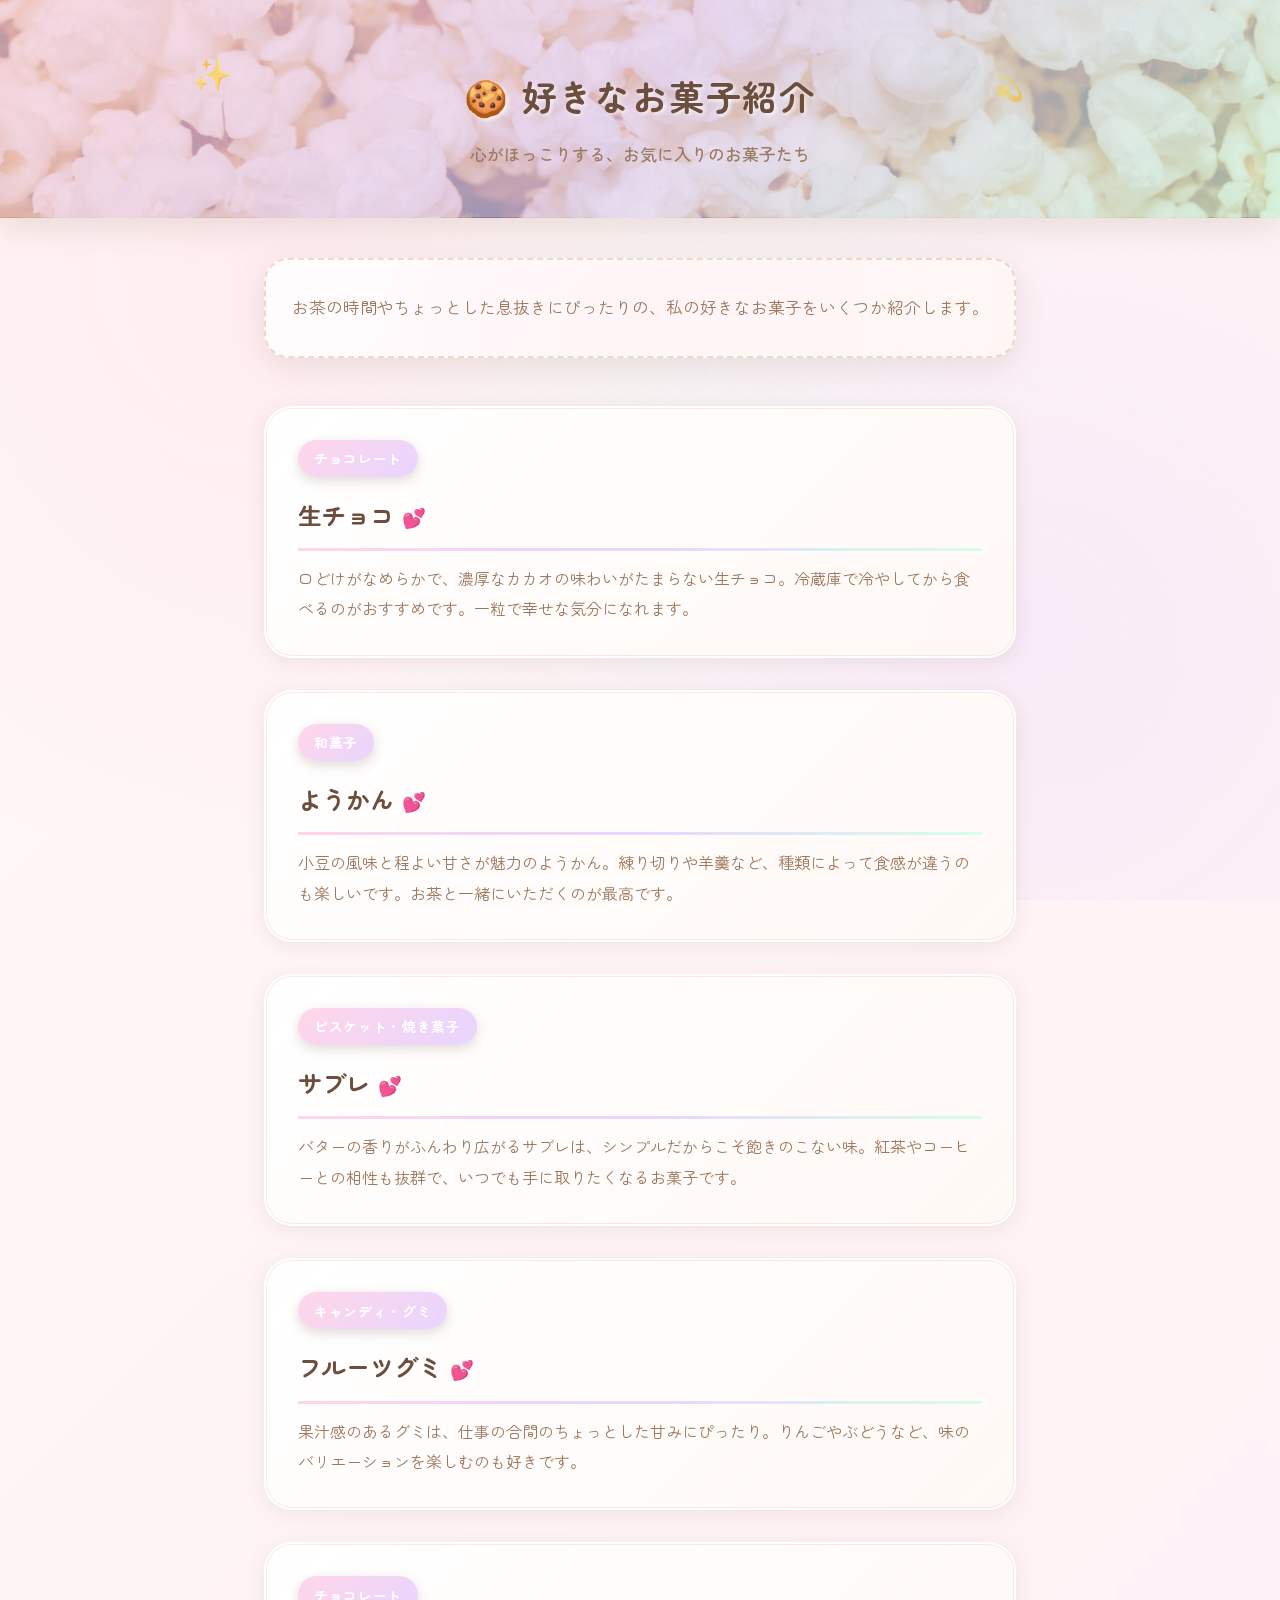
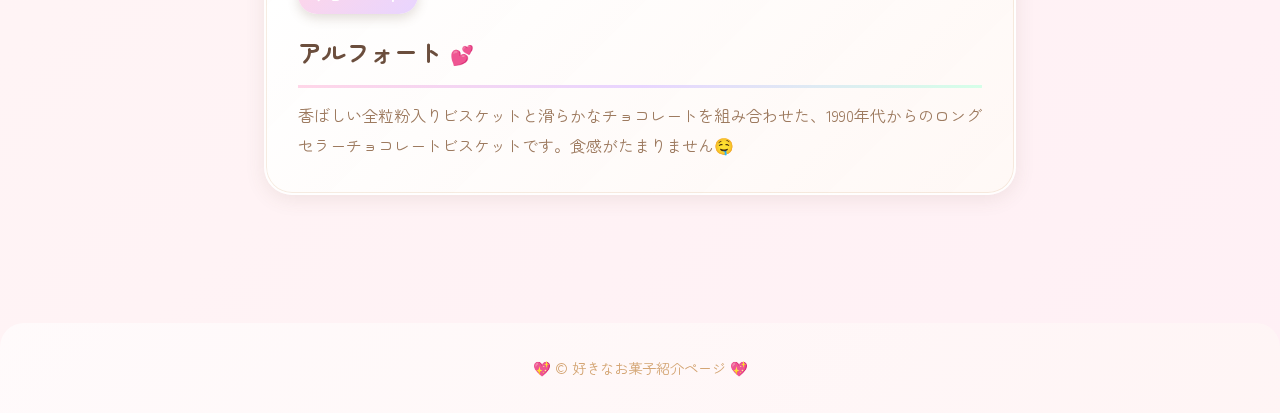
<file: index.html>
<!DOCTYPE html>
<html lang="ja">
<head>
    <meta charset="UTF-8">
    <meta name="viewport" content="width=device-width, initial-scale=1.0">
    <title>好きなお菓子紹介</title>
    <link rel="preconnect" href="https://fonts.googleapis.com">
    <link rel="preconnect" href="https://fonts.gstatic.com" crossorigin>
    <link href="https://fonts.googleapis.com/css2?family=Zen+Maru+Gothic:wght@400;500;700&display=swap" rel="stylesheet">
    <link rel="stylesheet" href="style.css">
</head>
<body>
    <header>
        <h1>🍪 好きなお菓子紹介</h1>
        <p>心がほっこりする、お気に入りのお菓子たち</p>
    </header>

    <main>
        <section class="intro">
            <p>お茶の時間やちょっとした息抜きにぴったりの、私の好きなお菓子をいくつか紹介します。</p>
        </section>

        <article class="card">
            <span class="category">チョコレート</span>
            <h2>生チョコ</h2>
            <p>口どけがなめらかで、濃厚なカカオの味わいがたまらない生チョコ。冷蔵庫で冷やしてから食べるのがおすすめです。一粒で幸せな気分になれます。</p>
        </article>

        <article class="card">
            <span class="category">和菓子</span>
            <h2>ようかん</h2>
            <p>小豆の風味と程よい甘さが魅力のようかん。練り切りや羊羹など、種類によって食感が違うのも楽しいです。お茶と一緒にいただくのが最高です。</p>
        </article>

        <article class="card">
            <span class="category">ビスケット・焼き菓子</span>
            <h2>サブレ</h2>
            <p>バターの香りがふんわり広がるサブレは、シンプルだからこそ飽きのこない味。紅茶やコーヒーとの相性も抜群で、いつでも手に取りたくなるお菓子です。</p>
        </article>

        <article class="card">
            <span class="category">キャンディ・グミ</span>
            <h2>フルーツグミ</h2>
            <p>果汁感のあるグミは、仕事の合間のちょっとした甘みにぴったり。りんごやぶどうなど、味のバリエーションを楽しむのも好きです。</p>
        </article>

        <article class="card">
            <span class="category">チョコレート</span>
            <h2>アルフォート</h2>
            <p>香ばしい全粒粉入りビスケットと滑らかなチョコレートを組み合わせた、1990年代からのロングセラーチョコレートビスケットです。食感がたまりません🤤</p>
        </article>
    </main>

    <footer>
        <p>© 好きなお菓子紹介ページ</p>
    </footer>
</body>
</html>
</file>
<file: style.css>
:root {
    --cream: #fff8f5;
    --caramel: #d4a574;
    --brown: #6b4e3d;
    --soft-pink: #ffd6e8;
    --mocha: #9d7a5f;
    --shadow: rgba(107, 78, 61, 0.1);
    --lavender: #e8d5ff;
    --mint: #d5ffe8;
    --peach: #ffe8d5;
    --light-yellow: #fff8d5;
}

* {
    margin: 0;
    padding: 0;
    box-sizing: border-box;
}

body {
    font-family: 'Zen Maru Gothic', sans-serif;
    background: linear-gradient(135deg, #fff8f5 0%, #fff0f5 25%, #f0f8ff 50%, #f5fff0 75%, #fff8f5 100%);
    background-size: 400% 400%;
    animation: gradientShift 15s ease infinite;
    color: var(--brown);
    line-height: 1.8;
    min-height: 100vh;
    position: relative;
}

body::before {
    content: '';
    position: fixed;
    top: 0;
    left: 0;
    width: 100%;
    height: 100%;
    background-image: 
        radial-gradient(circle at 20% 30%, rgba(255, 214, 232, 0.3) 0%, transparent 50%),
        radial-gradient(circle at 80% 70%, rgba(232, 213, 255, 0.3) 0%, transparent 50%),
        radial-gradient(circle at 50% 50%, rgba(213, 255, 232, 0.2) 0%, transparent 50%);
    pointer-events: none;
    z-index: 0;
}

@keyframes gradientShift {
    0%, 100% { background-position: 0% 50%; }
    50% { background-position: 100% 50%; }
}

header {
    background-image:
        linear-gradient(
            135deg,
            rgba(255, 214, 232, 0.7) 0%,
            rgba(232, 213, 255, 0.7) 50%,
            rgba(213, 255, 232, 0.7) 100%
        ),
        url("images/header-bg.jpg");
    background-size: cover;
    background-position: center;
    background-repeat: no-repeat;
    padding: 4rem 1.5rem 3rem;
    text-align: center;
    box-shadow: 0 8px 32px rgba(107, 78, 61, 0.15);
    position: relative;
    overflow: hidden;
    z-index: 1;
}

header::before {
    content: '✨';
    position: absolute;
    font-size: 2rem;
    animation: sparkle 3s ease-in-out infinite;
    top: 20%;
    left: 15%;
    opacity: 0.6;
}

header::after {
    content: '💫';
    position: absolute;
    font-size: 1.5rem;
    animation: sparkle 4s ease-in-out infinite 1s;
    top: 30%;
    right: 20%;
    opacity: 0.5;
}

@keyframes sparkle {
    0%, 100% { transform: scale(1) rotate(0deg); opacity: 0.5; }
    50% { transform: scale(1.3) rotate(180deg); opacity: 0.8; }
}

header h1 {
    font-size: 2.2rem;
    font-weight: 700;
    color: var(--brown);
    letter-spacing: 0.05em;
    text-shadow: 2px 2px 4px rgba(255, 255, 255, 0.8);
    position: relative;
    z-index: 2;
    animation: float 3s ease-in-out infinite;
}

@keyframes float {
    0%, 100% { transform: translateY(0px); }
    50% { transform: translateY(-5px); }
}

header p {
    margin-top: 0.75rem;
    font-size: 1.05rem;
    color: var(--mocha);
    position: relative;
    z-index: 2;
    font-weight: 500;
}

header .header-link {
    margin-top: 1rem;
    font-size: 0.95rem;
}

header .header-link a {
    color: var(--brown);
    text-decoration: none;
    font-weight: 500;
    padding: 0.35rem 0.75rem;
    border-radius: 20px;
    background: rgba(255, 255, 255, 0.6);
    transition: background 0.2s ease, color 0.2s ease;
}

header .header-link a:hover {
    background: rgba(255, 255, 255, 0.9);
    color: var(--mocha);
}

main {
    max-width: 800px;
    margin: 0 auto;
    padding: 2.5rem 1.5rem 4rem;
    position: relative;
    z-index: 1;
}

.intro {
    text-align: center;
    margin-bottom: 3rem;
    padding: 2rem 1.5rem;
    background: linear-gradient(135deg, rgba(255, 255, 255, 0.95) 0%, rgba(255, 248, 245, 0.95) 100%);
    border-radius: 24px;
    box-shadow: 0 8px 32px rgba(107, 78, 61, 0.12);
    border: 2px dashed rgba(212, 165, 116, 0.4);
    position: relative;
    overflow: hidden;
}

.intro::before {
    content: '';
    position: absolute;
    top: -50%;
    left: -50%;
    width: 200%;
    height: 200%;
    background: radial-gradient(circle, rgba(255, 214, 232, 0.2) 0%, transparent 70%);
    animation: rotate 20s linear infinite;
}

@keyframes rotate {
    from { transform: rotate(0deg); }
    to { transform: rotate(360deg); }
}

.intro p {
    font-size: 1.05rem;
    color: var(--mocha);
    position: relative;
    z-index: 1;
    line-height: 1.9;
}

.card {
    background: linear-gradient(135deg, rgba(255, 255, 255, 0.98) 0%, rgba(255, 248, 245, 0.95) 100%);
    border-radius: 28px;
    padding: 2rem;
    margin-bottom: 2rem;
    box-shadow: 
        0 4px 20px rgba(107, 78, 61, 0.1),
        0 0 0 1px rgba(212, 165, 116, 0.2) inset;
    border: 2px solid rgba(255, 255, 255, 0.8);
    transition: all 0.4s cubic-bezier(0.175, 0.885, 0.32, 1.275);
    position: relative;
    overflow: hidden;
}

.card::before {
    content: '';
    position: absolute;
    top: 0;
    left: -100%;
    width: 100%;
    height: 100%;
    background: linear-gradient(90deg, transparent, rgba(255, 255, 255, 0.4), transparent);
    transition: left 0.5s;
}

.card:hover::before {
    left: 100%;
}

.card:hover {
    transform: translateY(-8px) scale(1.02);
    box-shadow: 
        0 12px 40px rgba(107, 78, 61, 0.2),
        0 0 0 1px rgba(212, 165, 116, 0.3) inset;
    border-color: rgba(255, 214, 232, 0.6);
}

.card h2 {
    font-size: 1.5rem;
    font-weight: 700;
    color: var(--brown);
    margin-bottom: 0.75rem;
    padding-bottom: 0.75rem;
    border-bottom: 3px solid transparent;
    border-image: linear-gradient(90deg, var(--soft-pink), var(--lavender), var(--mint)) 1;
    position: relative;
}

.card h2::after {
    content: '💕';
    margin-left: 0.5rem;
    font-size: 1.2rem;
    animation: heartbeat 2s ease-in-out infinite;
}

@keyframes heartbeat {
    0%, 100% { transform: scale(1); }
    50% { transform: scale(1.2); }
}

.card .category {
    display: inline-block;
    font-size: 0.85rem;
    color: #fff;
    background: linear-gradient(135deg, var(--soft-pink), var(--lavender));
    padding: 0.4rem 1rem;
    border-radius: 20px;
    font-weight: 600;
    margin-bottom: 1rem;
    box-shadow: 0 4px 12px rgba(107, 78, 61, 0.2);
    letter-spacing: 0.05em;
}

.card img {
    width: 100%;
    height: auto;
    border-radius: 20px;
    margin-bottom: 1.25rem;
    display: block;
    object-fit: cover;
    aspect-ratio: 3 / 2;
    box-shadow: 0 8px 24px rgba(107, 78, 61, 0.15);
    transition: transform 0.4s ease, box-shadow 0.4s ease;
    border: 3px solid rgba(255, 255, 255, 0.8);
}

.card:hover img {
    transform: scale(1.05);
    box-shadow: 0 12px 32px rgba(107, 78, 61, 0.25);
}

.card p {
    font-size: 1rem;
    color: var(--mocha);
    line-height: 1.9;
    position: relative;
    z-index: 1;
}

footer {
    text-align: center;
    padding: 2rem 1.5rem;
    font-size: 0.9rem;
    color: var(--caramel);
    position: relative;
    z-index: 1;
    background: linear-gradient(135deg, rgba(255, 255, 255, 0.6) 0%, rgba(255, 248, 245, 0.6) 100%);
    margin-top: 2rem;
    border-radius: 24px 24px 0 0;
}

footer p::before {
    content: '💖 ';
}

footer p::after {
    content: ' 💖';
}

/* ページトップへ戻るボタン（script.js で DOM に追加） */
.pagetop-btn {
    position: fixed;
    right: 28px;
    bottom: 28px;
    width: 56px;
    height: 56px;
    border-radius: 50%;
    background: linear-gradient(135deg, var(--soft-pink), var(--lavender));
    color: var(--brown);
    border: 3px solid rgba(255, 255, 255, 0.9);
    cursor: pointer;
    display: flex;
    align-items: center;
    justify-content: center;
    font-size: 1.5rem;
    box-shadow: 
        0 8px 24px rgba(107, 78, 61, 0.3),
        0 0 0 0 rgba(255, 214, 232, 0.4);
    opacity: 0;
    visibility: hidden;
    transform: translateY(20px) scale(0.8);
    transition: all 0.4s cubic-bezier(0.175, 0.885, 0.32, 1.275);
    z-index: 1000;
    animation: pulse 2s ease-in-out infinite;
}

@keyframes pulse {
    0%, 100% { box-shadow: 0 8px 24px rgba(107, 78, 61, 0.3), 0 0 0 0 rgba(255, 214, 232, 0.4); }
    50% { box-shadow: 0 8px 24px rgba(107, 78, 61, 0.3), 0 0 0 8px rgba(255, 214, 232, 0); }
}

.pagetop-btn:hover {
    background: linear-gradient(135deg, var(--lavender), var(--mint));
    transform: scale(1.1) rotate(5deg);
    box-shadow: 
        0 12px 32px rgba(107, 78, 61, 0.4),
        0 0 0 4px rgba(255, 214, 232, 0.6);
}

.pagetop-btn.is-visible {
    opacity: 1;
    visibility: visible;
    transform: translateY(0) scale(1);
}
</file>
